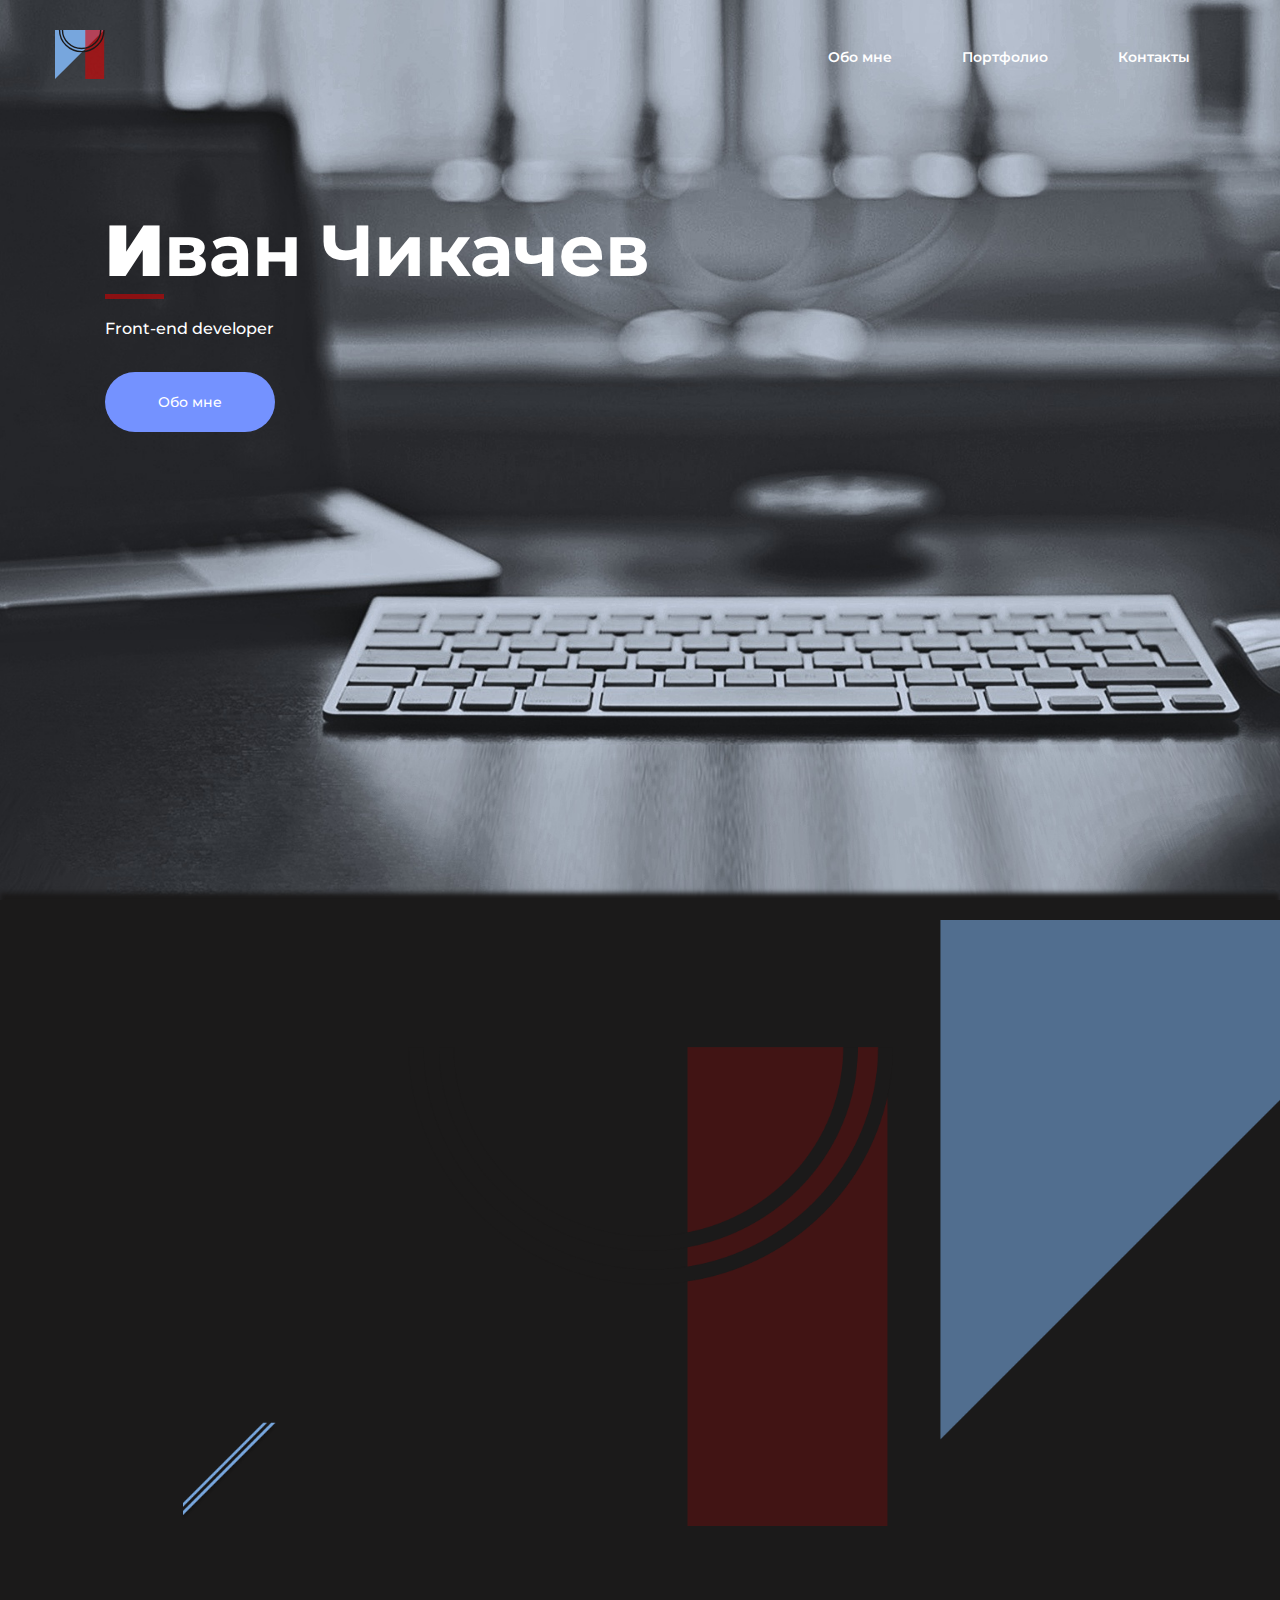
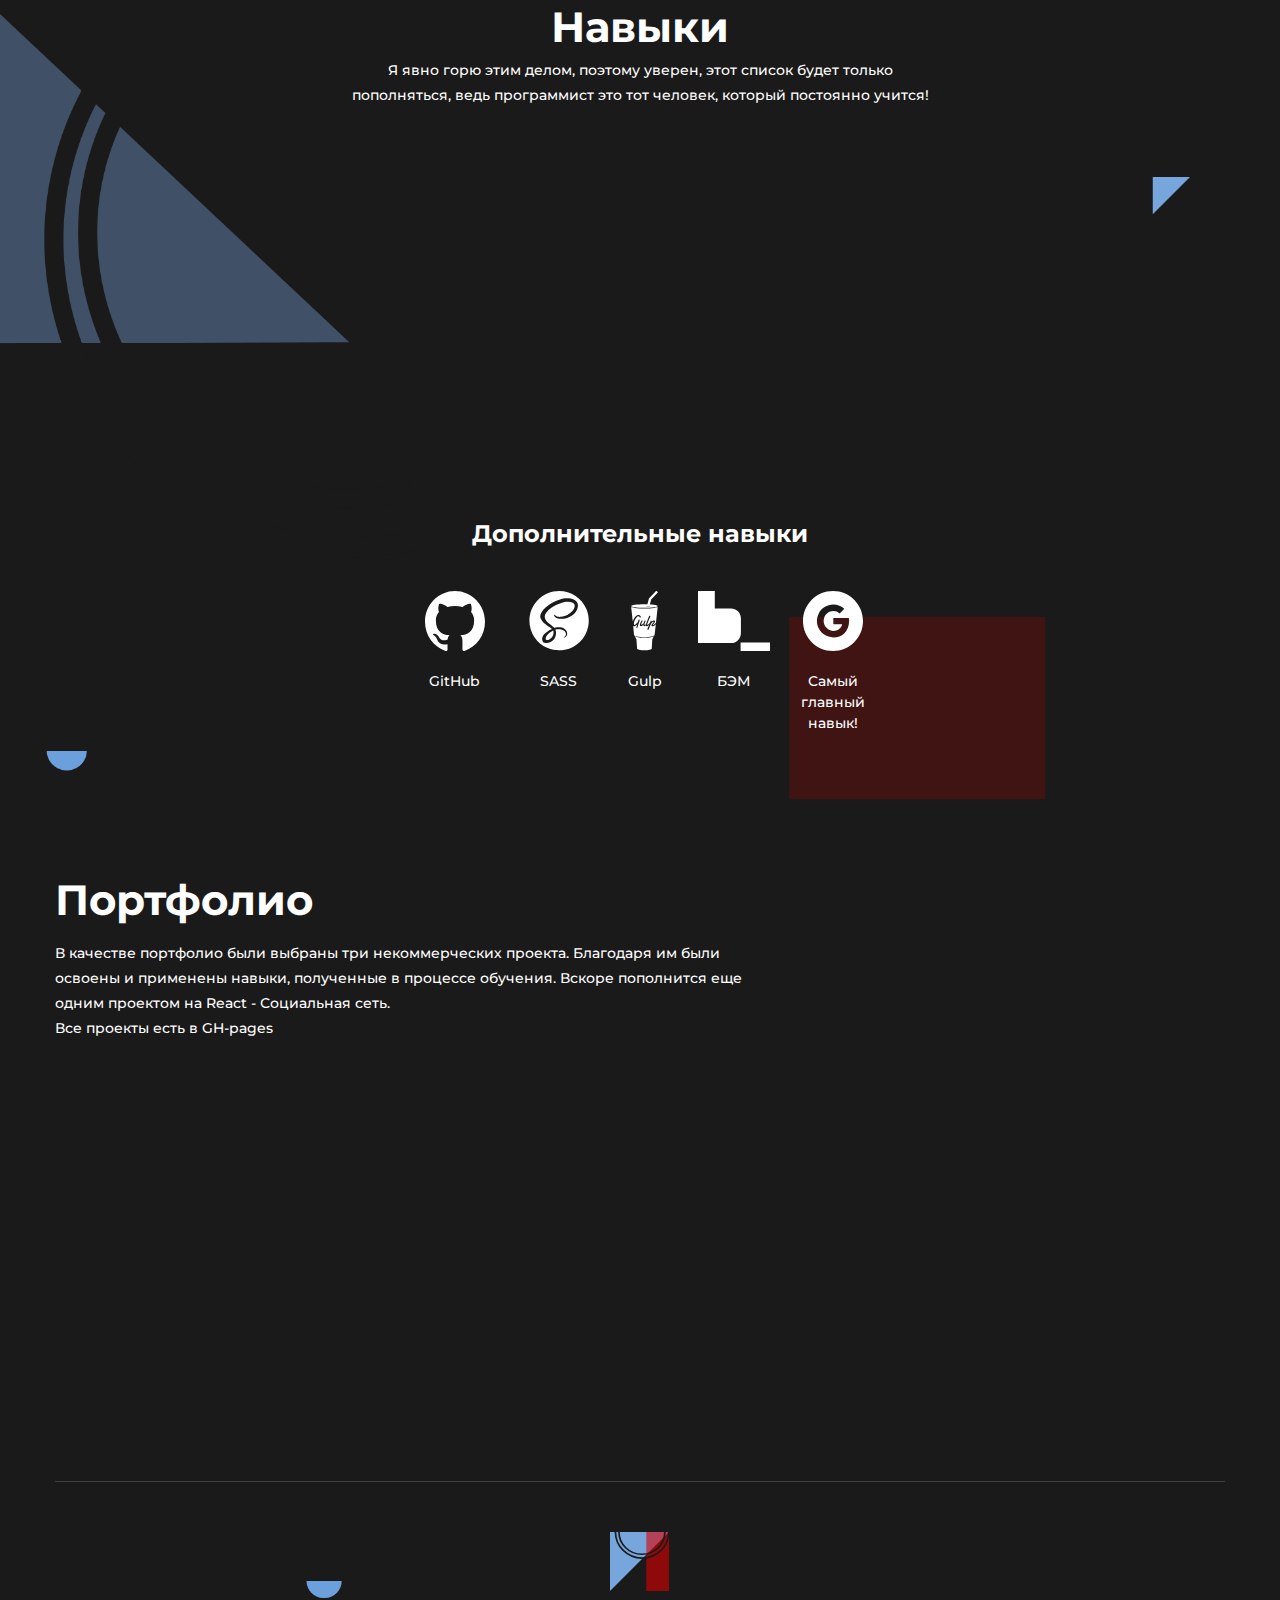
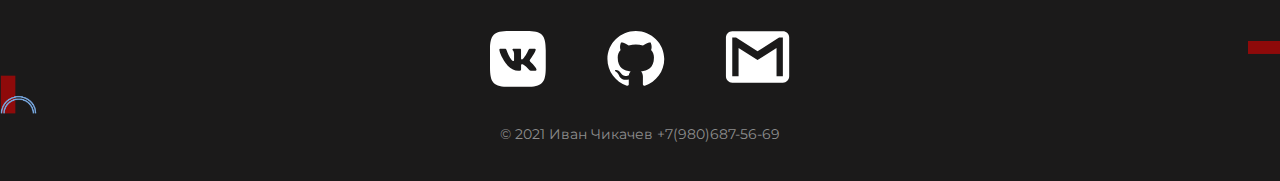
<file: index.html>
<!DOCTYPE html>
<html lang="ru">
  <head>
    <meta charset="UTF-8" />
    <meta name="viewport" content="width=device-width, initial-scale=1" />
    <title>Портфолио</title>
    <link rel='icon' href='./img/logo.svg' type='image/x-icon'>
    <script src="script.js" defer></script>
    <link rel="preconnect" href="https://fonts.gstatic.com" />
    <link rel="preconnect" href="https://fonts.gstatic.com" />
    <link
      href="https://fonts.googleapis.com/css2?family=Montserrat:wght@500;600;700&display=swap"
      rel="stylesheet"
    />

    <link rel="stylesheet" href="scss/style.css" />
  </head>

  <body>
    <div class="wrapper">

  <!---------------header--------------->

      <div class="first-scrin">
        <header id="header" class="header">
          <div class="container">
            <div class="header-body">
              <div class="header-body__logo">
                <a href="" class=""><img src="img/logo.svg" alt=""/></a>
              </div>
              <div class="header-body__menu menu">
                <nav class="menu__nav nav">
                  <a class="nav__item" href="#about-me">Обо мне</a>
                  <a class="nav__item" href="#portfolio">Портфолио</a>
                  <a class="nav__item" href="#popup">Контакты</a>
                </nav>
              </div>
            </div>
          </div>
        </header>

    <!---------------contact--------------->

        <div id="popup" class="popup">
          <a href="#header" class="popup__area"></a>
          <div class="popup__body">
            <div class="popup__content">
              <a href="#header" class="popup__close"><img src="img/cross.png" alt=""></a>
              <div class="popup__title">Контакты</div>
              <div class="popup__text">
                <table>
                  <tr><td class="phone">Номер телефона:</td><td>+7 980 687 56 69</td></tr>
                  <tr><td class="mail">E-mail:</td><td>ivan-chikachev@mail.ru</td></tr>
                  <tr><td class="vk">VK:</td><td><a href="https://vk.com/ivan_chikachev">vk.com/ivan-chikachev</a></td></tr>
                  <tr><td class="whats">WhatsApp:</td><td>+7 980 687 56 69</td></tr>
                  <tr><td class="tg">Telegram:</td><td>+7 980 687 56 69</td></tr>
                </table>
              </div>
            </div>
          </div>
        </div>


    <!---------------intro block--------------->

        <div class="container">
          <div class="intro-block">
            <div class="intro-block_item _active">
              <h1><b>И</b>ван Чикачев</h1>
            </div>
            <div class="intro-block_item"><span>Front-end developer</span></div>
            <div class="intro-block_item">
              <a href="#about-me" class=" btn">Обо мне</a>
            </div>
          </div>
        </div>
      </div>

     <!---------------About me--------------->

      <div id="about-me" class="second-scrin">
        <div class="container">
          <div class="about-me">
            <div class="about-me__text _anim _anim-no">
              <h3><b>О</b>бо мне</h3>
              <p>
                Меня зовут Иван, мне 23 года, работаю и проживаю в Москве.
              </p>
              <p>
                После обучения в университете по направлению
                "Бизнес-информатика", отслужив в армии, в продолжении выбранной
                професии, начал активно заниматься самообучением в области IT, и
                программированием в частности. В настоящее время трачу все свое
                свободное время на обучение. Мне нравится преодолевать
                трудности, и решать задачи нестандартным способом. </p>
              <p>
                В школьные годы и в университете занимался футболом. Умею работать в команде. 
                Считаю себя хорошим товарищем, который всегда готов прийти на помощь.
              </p>
              <p>
                Имею огромное желание развиваться в области IT, постоянно
                изучать что-то новое.
              </p>
              <p>
                Свое будущее вижу именно в этом направлении. Уверен, что добьюсь успеха, и стану восстребованым разработчиком!
              </p>
            </div>
            <div class="about-me__photo _anim _anim-no">
              <img src="./img/photo.png" alt="" />
            </div>
          </div>
        </div>
      </div>

     <!--------------- skills--------------->

      <div class="three-scrin">
        <div class="container">
          <div class="skills">
            <div class="skills__name">
              <h3>Навыки</h3>
              <p>
                Я явно горю этим делом, поэтому уверен, этот список будет только
                пополняться, ведь программист это тот человек, который постоянно
                учится!
              </p>
            </div>
            <div class="skills__tool tool">
              <div class="tool__element element _anim _anim-no">
                <div class="element__item js"><h5>JavaScript</h5></div>
                Уровень владения 60%
                <hr> Владею базовыми знаниями: основная логика,
                анимация сайта, знаком с промисами, замыканиями
              </div>
              <div class="tool__element element _anim _anim-no">
                <div class="element__item react"><h5>React</h5></div>
                Уровень владения 80%
                <hr> Понимаю основные архитектурные принципы
                проектов. Умею применять библиотеку Redux
              </div>
              <div class="tool__element element _anim _anim-no">
                <div class="element__item html"><h5>HTML</h5></div>
                Уровень владения 80%
                <hr> Семантическая верстка, блочная верстка,
                методолгия БЭМ
              </div>
              <div class="tool__element element _anim _anim-no">
                <div class="element__item css"><h5>CSS</h5></div>
                Уровень владения 80%
                <hr> Препроцессор SCSS, адаптивная верстка,
                анимация, есть чувство стиля
              </div>
            </div>
            <div class="skills__programm programm">
              <h3>Дополнительные навыки</h3>
              <div class="programm__logo logo">
                <div class="logo__item">
                  <img src="img/git.svg" alt="" /><span>GitHub</span>
                </div>
                <div class="logo__item ">
                  <img src="img/scss.svg" alt="" /><span>SASS</span>
                </div>
                <div class="logo__item ">
                  <img src="img/gulp.svg" alt="" /><span>Gulp</span>
                </div>
                <div class="logo__item">
                  <img src="img/bem.svg" alt="" /><span>БЭМ</span>
                </div>
                <div class="logo__item">
                  <img src="img/google.svg" alt="" /><span>Самый главный навык!</span>
                </div>
              </div>
            </div>
          </div>
        </div>
      </div>

      <!--------------- portfolio--------------->

      <div id="portfolio" class="four-scrin">
        <div class="container">
          <div class="portfolio">
            <div class="portfolio__name">
              <h3>Портфолио</h3>
              <p>
                В качестве портфолио были выбраны три некоммерческих проекта.
                Благодаря им были освоены и применены навыки, полученные в
                процессе обучения. Вскоре пополнится еще одним проектом на React
                - Социальная сеть. 
              </p>
              <p>Все проекты есть в GH-pages</p>
            </div>
            <div class="portfolio__works works">
              <div class="view view-mask works__items mu _anim _anim-no">
                <div class="mask">
                  <h2>
                    <a class="link" href="https://ivan-chikachev.github.io/munutd-news/">Сайт ФК МЮ</a>
                  </h2>
                  <p>Одна рабочая ссылка "News".</p>
                  <p>
                    Было применено: адаптивная верстка, бургер-меню, верстка с
                    помощью SCSS, БЭМ, FlexBox
                  </p>
                  <p><a href="https://github.com/Ivan-Chikachev/munutd-news" class="link">Репозиторий</a></p>
                </div>
              </div>
              <div class="view view-mask works__items table _anim _anim-no">
                <div class="mask">
                  <h2><a class="link" href="https://ivan-chikachev.github.io/table/">React-app Таблица</a></h2>
                  <p>Тестовое задание на позицию junior-developer</p>
                  <p>
                    Была создана таблица с запросом на пользователей. Таблица
                    имеет различный функционал
                  </p>
                  <p><a href="https://github.com/Ivan-Chikachev/table" class="link">Репозиторий</a></p>
                  <p>
                    ТЗ и более подробно о задании можно прочитать нажав на
                    кнопку
                  </p>
                  <a href="table.html" class="btn-2">Подробнее</a>
                </div>
              </div>
              <div class="view view-mask works__items tetris _anim _anim-no">
                <div class="mask">
                  <h2><a class="link" href=" https://ivan-chikachev.github.io/tetris/">Тетрис</a></h2>
                  <p>Игра на JavaScript</p>
                  <p>Был использован нативный JS</p>
                  <p>Верстка по макету</p>
                  <p><a href="https://github.com/Ivan-Chikachev/tetris" class="link">Репозиторий</a></p>
                </div>
              </div>
            </div>
          </div>
        </div>
      </div>

     <!--------------- footer--------------->

      <div class="five-scrin">
        <div class="container">
          <footer class="footer">
            <div class="footer__logo">
              <a href="#"><img src="./img/logo.svg" alt=""/></a>
            </div>
            <div class="footer__contact contact">
              <a href="https://vk.com/ivan_chikachev" class="contact__item">
                <img src="./img/vk.svg" alt=""/>
            </a>
              <a href="https://github.com/Ivan-Chikachev" class="contact__item">
                <img src="./img/git2.svg" alt=""/>
              </a>
              <a href="mailto:ivan-chikachev@mail.ru" class="contact__item"  title="Написать на почту">
                <img src="./img/mail.svg" alt=""/>
              </a>
            </div>
            <div class="footer__about">
              © 2021 Иван Чикачев +7(980)687-56-69
            </div>
          </footer>
        </div>
      </div>
    </div>
  </body>
</html>
</file>
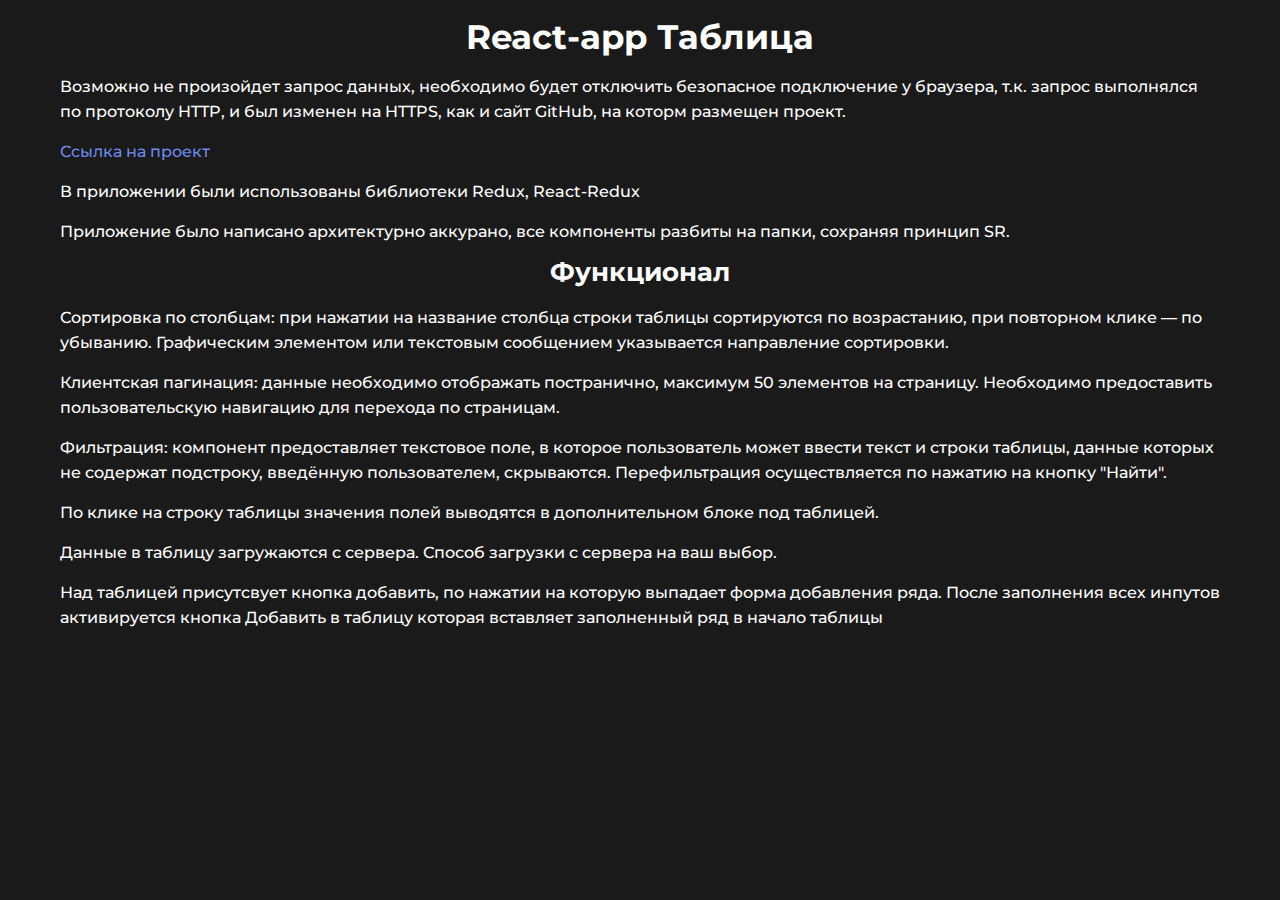
<file: table.html>
<!DOCTYPE html>
<html lang="ru">
  <head>
    <meta charset="UTF-8" />
    <meta name="viewport" content="width=device-width, initial-scale=1" />
    <title>Таблица</title>
    <link rel="icon" href="./img/logo.png" type="image/x-icon" />
    <script src="script.js" defer></script>
    <link rel="preconnect" href="https://fonts.gstatic.com" />
    <link rel="preconnect" href="https://fonts.gstatic.com" />
    <link
      href="https://fonts.googleapis.com/css2?family=Montserrat:wght@500;600;700&display=swap"
      rel="stylesheet"
    />

    <link rel="stylesheet" href="css/style.css" />
  </head>

  <body>
    <div class="wrapper">
      <div class="container">
        <div class="about-table">
          <h2>React-app Таблица</h2>
          <p>
            Возможно не произойдет запрос данных, необходимо будет отключить
            безопасное подключение у браузера, т.к. запрос выполнялся по
            протоколу HTTP, и был изменен на HTTPS, как и сайт GitHub, на которм
            размещен проект.
          </p>

          <p>
            <a class="link" href="https://ivan-chikachev.github.io/table/">Ссылка на проект</a>
          </p>

          <p>В приложении были использованы библиотеки Redux, React-Redux</p>
          <p>
            Приложение было написано архитектурно аккурано, все компоненты
            разбиты на папки, сохраняя принцип SR.
          </p>
          <h4>Функционал</h4>
          <p>
            Сортировка по столбцам: при нажатии на название столбца строки
            таблицы сортируются по возрастанию, при повторном клике — по
            убыванию. Графическим элементом или текстовым сообщением указывается
            направление сортировки.
          </p>
          <p>
            Клиентская пагинация: данные необходимо отображать постранично,
            максимум 50 элементов на страницу. Необходимо предоставить
            пользовательскую навигацию для перехода по страницам.
          </p>
          <p>
            Фильтрация: компонент предоставляет текстовое поле, в которое
            пользователь может ввести текст и строки таблицы, данные которых не
            содержат подстроку, введённую пользователем, скрываются.
            Перефильтрация осуществляется по нажатию на кнопку "Найти".
          </p>

          <p>
            По клике на строку таблицы значения полей выводятся в дополнительном
            блоке под таблицей.
          </p>
          <p>
            Данные в таблицу загружаются с сервера. Способ загрузки с сервера на
            ваш выбор.
          </p>
          <p>
            Над таблицей присутсвует кнопка добавить, по нажатии на которую
            выпадает форма добавления ряда. После заполнения всех инпутов
            активируется кнопка Добавить в таблицу которая вставляет заполненный
            ряд в начало таблицы
          </p>
        </div>
      </div>
    </div>
  </body>
</html>
</file>
<file: scss/style.css>
@charset "UTF-8";
/*Обнуление*/
* {
  padding: 0;
  margin: 0;
  border: 0; }

*,
*:before,
*:after {
  -moz-box-sizing: border-box;
  -webkit-box-sizing: border-box;
  box-sizing: border-box; }

:focus,
:active {
  outline: none; }

a:focus,
a:active {
  outline: none; }

nav,
footer,
header,
aside {
  display: block; }

html,
body {
  height: 100%;
  width: 100%;
  font-size: 100%;
  line-height: 1;
  font-size: 14px;
  -ms-text-size-adjust: 100%;
  -moz-text-size-adjust: 100%;
  -webkit-text-size-adjust: 100%; }

input,
button,
textarea {
  font-family: inherit; }

input::-ms-clear {
  display: none; }

button {
  cursor: pointer; }

button::-moz-focus-inner {
  padding: 0;
  border: 0; }

a,
a:visited {
  text-decoration: none; }

a:hover {
  text-decoration: none; }

ul li {
  list-style: none; }

img {
  vertical-align: top; }

h1,
h2,
h3,
h4,
h5,
h6 {
  font-size: inherit;
  font-weight: 400; }

.btn {
  overflow: hidden;
  position: relative;
  display: inline-block;
  border: 0;
  cursor: pointer;
  text-decoration: none;
  padding: 23px 53px;
  border-radius: 30px;
  color: white;
  background-color: #7492ff;
  transition: .2s; }
  .btn span {
    position: relative;
    pointer-events: none; }
  .btn:hover {
    background-color: #1b1a1a;
    transition: .2s;
    box-shadow: 0 0 5px rgba(116, 146, 255, 0.644); }
  .btn::before {
    --size: 0;
    content: '';
    position: absolute;
    left: var(--x);
    top: var(--y);
    width: var(--size);
    height: var(--size);
    background: radial-gradient(circle closest-side, #7492ff, transparent);
    transform: translate(-50%, -50%);
    transition: width .2s ease, height .2s ease; }
  .btn:hover::before {
    --size: 150px; }

.btn-2 {
  overflow: hidden;
  display: inline-block;
  border: 0;
  cursor: pointer;
  text-decoration: none;
  padding: 15px 40px;
  border-radius: 30px;
  color: white;
  background-color: #7492ff; }
  .btn-2:hover {
    background-color: #1b1a1a;
    transition: .2s;
    box-shadow: 0 0 5px rgba(116, 146, 255, 0.644); }

.wrapper {
  min-width: 300px;
  width: 100%;
  min-height: 100%;
  overflow: hidden;
  display: flex;
  flex-direction: column; }

.container {
  max-width: 1170px;
  width: 100%;
  margin: 0 auto; }
  @media (max-width: 1182px) {
    .container {
      max-width: 970px; } }
  @media (max-width: 992.98px) {
    .container {
      max-width: 750px; } }
  @media (max-width: 767.98px) {
    .container {
      max-width: 550px;
      padding: 0 10px; } }

* {
  color: white; }

body,
html {
  font-weight: 500;
  font-family: 'Montserrat', sans-serif;
  font-size: 14px;
  background-color: #1b1a1a; }

.first-scrin {
  background: #1b1a1a url("../img/title.jpg") fixed;
  background-size: cover;
  width: 100%;
  height: 100vh; }
  @media (max-width: 767.98px) {
    .first-scrin {
      height: 100vh; } }

.second-scrin {
  padding: 80px 0 0;
  background: #1b1a1a url("../img/blue.png") no-repeat 180px 20px;
  background-size: cover;
  box-shadow: 0 -7px 5px #1b1a1a; }
  @media (max-width: 1182px) {
    .second-scrin {
      background-position: 50px 0; } }
  @media (max-width: 992.98px) {
    .second-scrin {
      background-position: -80px 0; } }
  @media (max-width: 767.98px) {
    .second-scrin {
      background-position: -700px 170px; } }

.three-scrin {
  background: #1b1a1a url("../img/skills.png") no-repeat -90px 80px;
  background-size: cover;
  padding: 80px 0 0; }

.four-scrin {
  background: #1b1a1a url("../img/portfolio.png") no-repeat -100px;
  background-size: cover;
  padding: 80px 0 0; }
  @media (max-width: 1182px) {
    .four-scrin {
      background-position: -400px; } }
  @media (max-width: 992.98px) {
    .four-scrin {
      background-position: -500px; } }

.five-scrin {
  background: #1b1a1a url("../img/footer.png") no-repeat 0px 100px;
  background-size: cover; }
  @media (max-width: 767.98px) {
    .five-scrin {
      background: #1b1a1a; } }

.header {
  height: 120px; }
  @media (max-width: 767.98px) {
    .header {
      height: 80px; } }

.header-body {
  display: flex;
  justify-content: space-between; }
  .header-body__logo {
    margin: 30px 0 0; }
    .header-body__logo a img {
      width: 50px; }
      @media (max-width: 767.98px) {
        .header-body__logo a img {
          width: 40px; } }
  .header-body .nav {
    display: flex;
    justify-content: space-around;
    margin: 45px 0; }
    .header-body .nav__item {
      font-weight: 600;
      margin: 0 35px;
      padding: 5px 0;
      transition: width .2s ease-in-out; }
      .header-body .nav__item:after {
        margin: 3px 0 0;
        background-color: #680f0f;
        display: block;
        content: "";
        height: 3px;
        width: 0%;
        -webkit-transition: width .2s ease-in-out;
        -moz--transition: width .2s ease-in-out;
        transition: width .2s ease-in-out; }
      .header-body .nav__item:hover:after, .header-body .nav__item:focus:after {
        width: 100%; }
      @media (max-width: 767.98px) {
        .header-body .nav__item {
          margin: 0 15px;
          font-size: 12px; } }

.header-fixed {
  height: 60px;
  width: 100%;
  position: fixed;
  background-color: #1b1a1a;
  box-shadow: 0 0px 5px 0 rgba(138, 138, 138, 0.267);
  z-index: 1; }
  .header-fixed .nav {
    margin: 20px 0 0; }
  .header-fixed .header-body__logo {
    margin: 7px 0 0; }

.popup {
  z-index: 1;
  position: fixed;
  width: 100%;
  height: 100%;
  background: rgba(102, 102, 102, 0.66);
  top: 0;
  left: 0;
  opacity: 0;
  visibility: hidden;
  transition: all 0.8s ease 0s; }
  .popup__body {
    min-height: 100%;
    display: flex;
    align-items: center;
    justify-content: center;
    padding: 70px 20px; }
    @media (max-width: 767.98px) {
      .popup__body {
        padding: 70px 15px; } }
  .popup__content {
    background: #1b1a1a;
    color: white;
    min-width: 550px;
    max-width: 800px;
    min-height: 350px;
    padding: 30px 40px;
    position: relative;
    transform: perspective(600px) translate(0px, -100%) rotateX(45deg);
    opacity: 0;
    transition: all 0.7s ease 0s;
    box-shadow: 5px 5px 10px black; }
    @media (max-width: 767.98px) {
      .popup__content {
        min-width: 300px;
        padding: 20px 10px; } }
  .popup__close {
    position: absolute;
    right: 17px;
    top: 17px; }
  .popup__title {
    font-size: 32px;
    margin: 0 0 20px 0px; }
    @media (max-width: 767.98px) {
      .popup__title {
        margin: 0 0 15px 5px; } }
  .popup__text table tr td {
    padding: 10px 10px 10px 33px; }
    @media (max-width: 767.98px) {
      .popup__text table tr td {
        padding: 10px 0px 10px 5px; } }
  .popup__area {
    cursor: default;
    position: absolute;
    width: 100%;
    height: 100%;
    top: 0;
    right: 0; }
  .popup:target {
    opacity: 1;
    visibility: visible; }
  .popup:target .popup__content {
    transform: perspective(600px) translate(0px, 0%) rotateX(0deg);
    opacity: 1; }
  .popup .vk {
    padding: 0 0 0 33px;
    background: url(../img/vk2.png) no-repeat 0 3px; }
  .popup .tg {
    padding: 0 0 0 33px;
    background: url(../img/tg.png) no-repeat 0 3px; }
  .popup .whats {
    padding: 0 0 0 33px;
    background: url(../img/whats.png) no-repeat 0 3px; }
  .popup .phone {
    padding: 0 0 0 33px;
    background: url(../img/phone.png) no-repeat 0 3px; }
  .popup .mail {
    padding: 0 0 0 33px;
    background: url(../img/mail.png) no-repeat 0 3px; }

.intro-block {
  margin: 80px 10px 10px 50px; }
  @media (max-width: 767.98px) {
    .intro-block {
      margin: 120px 10px 10px 10px; } }
  .intro-block_item h1 {
    line-height: 1.4;
    font-size: 72px;
    font-weight: 700;
    margin: 0 0 20px; }
    @media (max-width: 767.98px) {
      .intro-block_item h1 {
        font-size: 50px; } }
  .intro-block_item span {
    font-weight: 500;
    font-size: 16px; }
  .intro-block_item a {
    margin: 35px 0 0; }
  .intro-block_item b {
    border-bottom: 5px solid rgba(220, 0, 0, 0.555); }

.about-me {
  display: flex;
  justify-content: space-between; }
  @media (max-width: 767.98px) {
    .about-me {
      flex-direction: column;
      justify-content: space-around; } }
  .about-me h3 {
    font-size: 42px;
    font-weight: 700;
    line-height: 1;
    text-align: left;
    margin: 0 0 30px; }
    .about-me h3 b {
      border-bottom: 5px solid rgba(220, 0, 0, 0.555); }
    @media (max-width: 767.98px) {
      .about-me h3 {
        font-size: 38px; } }
  .about-me__text {
    opacity: 0;
    transform: translate(-120%, 0px);
    transition: .8s;
    margin: 5px 20px 5px 5px;
    width: 45%; }
    @media (max-width: 992.98px) {
      .about-me__text {
        margin: 5px 10px 5px 5px; } }
    @media (max-width: 767.98px) {
      .about-me__text {
        margin: 5px;
        width: 100%; } }
    .about-me__text p {
      font-size: 16px;
      line-height: 25px;
      margin: 0 0 12px; }
      @media (max-width: 992.98px) {
        .about-me__text p {
          font-size: 14px;
          line-height: 20px; } }
  .about-me__text._active {
    opacity: 1;
    transform: translate(0px, 0px);
    transition: .8s; }
  .about-me__photo {
    opacity: 0;
    transform: translate(120%, 0px);
    transition: .8s;
    width: 40%;
    background: #1b1b1b; }
    .about-me__photo img {
      opacity: .5;
      width: 100%;
      box-shadow: 5px 5px 10px rgba(0, 0, 0, 0.726); }
    @media (max-width: 992.98px) {
      .about-me__photo {
        width: 50%; } }
    @media (max-width: 767.98px) {
      .about-me__photo {
        width: 80%;
        margin: 10px 20px 10px 5px; } }
  .about-me__photo._active {
    opacity: 1;
    transform: translate(0px, 0px);
    transition: .8s; }

.skills {
  text-align: center; }
  .skills__name {
    margin: 0 0 60px; }
    .skills__name h3 {
      font-size: 42px;
      font-weight: 700;
      margin: 0 0 10px; }
      @media (max-width: 767.98px) {
        .skills__name h3 {
          font-size: 38px; } }
    .skills__name p {
      line-height: 25px;
      width: 600px;
      margin: 0 auto; }
      @media (max-width: 767.98px) {
        .skills__name p {
          width: 85%;
          margin: 0 auto; } }
    @media (max-width: 767.98px) {
      .skills__name {
        margin: 0 0 30px; } }
  .skills__tool {
    font-weight: 500;
    line-height: 24px;
    text-align: center;
    display: flex;
    justify-content: space-around; }
    @media (max-width: 767.98px) {
      .skills__tool {
        justify-content: space-around;
        flex-direction: column;
        width: 80%;
        margin: 0 auto; } }
  .skills .programm {
    width: 500px;
    margin: 40px auto;
    padding: 20px 10px; }
    .skills .programm h3 {
      font-size: 24px;
      font-weight: 700;
      margin: 0 0 40px; }
    .skills .programm .logo {
      display: flex;
      justify-content: space-between; }
      .skills .programm .logo__item {
        margin: 5px 15px; }
        .skills .programm .logo__item img {
          height: 60px;
          margin: 0 0 20px; }
          @media (max-width: 767.98px) {
            .skills .programm .logo__item img {
              height: 37px; } }
        .skills .programm .logo__item span {
          line-height: 1.5; }
        .skills .programm .logo__item:last-child {
          width: 70px; }
        @media (max-width: 767.98px) {
          .skills .programm .logo__item {
            width: 50px;
            margin: 5px 2px; } }
    @media (max-width: 767.98px) {
      .skills .programm {
        width: 320px;
        margin: 50px auto 30px;
        padding: 20px 5px; } }
  .skills .js {
    background: url("../img/js.svg") top center no-repeat; }
  .skills .react {
    background: url("../img/react.svg") top center no-repeat; }
  .skills .css {
    background: url("../img/css.svg") top center no-repeat; }
  .skills .html {
    background: url("../img/html.svg") top center no-repeat; }

.element {
  margin: 0 30px; }
  .element__item {
    width: 240px;
    text-align: center;
    border-bottom: 5px solid rgba(220, 0, 0, 0.6);
    padding: 85px 0 40px;
    margin: 0 0 20px; }
    .element__item h5 {
      font-weight: 700;
      font-size: 24px; }
    @media (max-width: 1182px) {
      .element__item {
        width: 195px; } }
    @media (max-width: 992.98px) {
      .element__item {
        width: 178px; } }
    @media (max-width: 767.98px) {
      .element__item {
        width: 150px;
        margin: 15px auto; } }
  @media (max-width: 1182px) {
    .element {
      margin: 20px; } }
  @media (max-width: 992.98px) {
    .element {
      margin: 8px; } }
  @media (max-width: 767.98px) {
    .element {
      margin: 10px 3px; } }

.element:nth-child(1) {
  opacity: 0;
  transform: translate(-160%, 0px);
  transition: 1s; }

.element:nth-child(2) {
  opacity: 0;
  transform: translate(-130%, 0px);
  transition: .5s; }

.element:nth-child(3) {
  opacity: 0;
  transform: translate(130%, 0px);
  transition: .5s; }

.element:nth-child(4) {
  opacity: 0;
  transform: translate(160%, 0px);
  transition: 1s; }

.element:nth-child(1)._active {
  opacity: 1;
  transform: translate(0px, 0px); }

.element:nth-child(2)._active {
  opacity: 1;
  transform: translate(0px, 0px); }

.element:nth-child(3)._active {
  opacity: 1;
  transform: translate(0px, 0px); }

.element:nth-child(4)._active {
  opacity: 1;
  transform: translate(0px, 0px); }

.portfolio {
  margin: 0px 0 50px; }
  .portfolio__name h3 {
    font-size: 42px;
    font-weight: 700;
    margin: 0 0 20px; }
    @media (max-width: 767.98px) {
      .portfolio__name h3 {
        text-align: center; } }
  .portfolio__name p {
    line-height: 25px;
    width: 700px; }
    @media (max-width: 767.98px) {
      .portfolio__name p {
        width: 100%;
        margin: 5px;
        text-align: center;
        line-height: 20px; } }
  .portfolio__works {
    margin: 10px 0 0;
    text-align: center;
    display: flex;
    justify-content: space-between; }
    @media (max-width: 767.98px) {
      .portfolio__works {
        flex-direction: column; } }

.mu {
  opacity: 0;
  transform: translate(200%, 0px);
  transition: 1s;
  background: url("../img/mu.png") no-repeat center; }

.table {
  opacity: 0;
  transform: translate(200%, 0px);
  transition: 1.6s;
  background: url("../img/table.png") no-repeat center; }

.tetris {
  opacity: 0;
  transform: translate(200%, 0px);
  transition: 2.2s;
  background: url("../img/tetris2.png") no-repeat center; }

.mu._active {
  opacity: 1;
  transform: translate(0px, 0px); }

.table._active {
  opacity: 1;
  transform: translate(0px, 0px); }

.tetris._active {
  opacity: 1;
  transform: translate(0px, 0px); }

.view {
  border-radius: 15px;
  width: 380px;
  height: 380px;
  overflow: hidden;
  position: relative;
  text-align: center;
  cursor: default;
  background-size: cover; }
  .view .mask,
  .view .content {
    width: 380px;
    height: 380px;
    position: absolute;
    overflow: hidden;
    top: 0;
    left: 0; }
    @media (max-width: 1182px) {
      .view .mask,
      .view .content {
        width: 315px; } }
    @media (max-width: 992.98px) {
      .view .mask,
      .view .content {
        width: 245px;
        height: 330px; } }
    @media (max-width: 767.98px) {
      .view .mask,
      .view .content {
        width: 100%;
        height: 500px; } }
  .view img {
    display: block;
    position: relative; }
  .view h2 {
    color: #fff;
    text-align: center;
    position: relative;
    font-size: 17px;
    padding: 10px;
    background: rgba(0, 0, 0, 0.8);
    margin: 20px 0 0 0; }
  .view p {
    font-size: 14px;
    position: relative;
    color: #fff;
    padding: 10px 15px 7px;
    text-align: center;
    line-height: 25px; }
    @media (max-width: 992.98px) {
      .view p {
        line-height: 17px;
        padding: 6px; } }
    @media (max-width: 767.98px) {
      .view p {
        line-height: 25px;
        padding: 10px 20px 10px; } }
  @media (max-width: 1182px) {
    .view {
      width: 315px; } }
  @media (max-width: 992.98px) {
    .view {
      width: 245px;
      height: 330px; } }
  @media (max-width: 767.98px) {
    .view {
      width: 98%;
      height: 500px;
      margin: 5px; } }

.view-mask .mask {
  border-radius: 15px;
  opacity: 0;
  background-color: rgba(8, 11, 19, 0.884);
  transition: all 0.4s ease-in-out; }
.view-mask h2 {
  transform: translateY(-100px);
  opacity: 0;
  transition: all 0.2s ease-in-out; }
.view-mask p {
  transform: translateY(100px);
  opacity: 0;
  transition: all 0.2s linear; }
.view-mask p {
  transform: translateY(100px);
  opacity: 0;
  transition: all 0.2s linear; }
.view-mask a {
  transform: translateY(340px);
  opacity: 0;
  transition: all 0.5s linear; }
.view-mask:hover h2,
.view-mask:hover p,
.view-mask:hover a {
  opacity: 1;
  transform: translateX(0px); }
.view-mask:hover p {
  transition-delay: 0.2s; }
.view-mask:hover .mask {
  opacity: 1; }

.link {
  color: rgba(116, 146, 255, 0.945); }

.footer {
  padding: 10px;
  border-top: 1px solid rgba(63, 63, 63, 0.993);
  margin-top: auto;
  height: 100%; }
  .footer__logo {
    width: 60px;
    margin: 40px auto; }
    .footer__logo a img {
      width: 60px; }
  .footer__contact {
    max-width: 300px;
    margin: 20px auto;
    display: flex;
    justify-content: space-between; }
    .footer__contact__item {
      margin: 1000px; }
      @media (max-width: 767.98px) {
        .footer__contact__item img {
          width: 10px; } }
  .footer__about {
    margin: 40px 0 30px 0;
    font-weight: 400;
    text-align: center;
    color: #8d8d8d; }

@media (max-width: 767.98px) {
  .contact__item img {
    width: 45px; } }

.about-table {
  margin: 20px 5px; }
  .about-table h2 {
    margin: 0 0 20px;
    font-size: 34px;
    font-weight: 700;
    text-align: center; }
    @media (max-width: 767.98px) {
      .about-table h2 {
        font-size: 28px; } }
  .about-table p {
    margin: 15px 0px;
    font-size: 16px;
    line-height: 25px; }
    @media (max-width: 767.98px) {
      .about-table p {
        font-size: 14px;
        line-height: 22px; } }
  .about-table h4 {
    margin: 0 0 20px;
    font-size: 26px;
    font-weight: 700;
    text-align: center; }
    @media (max-width: 767.98px) {
      .about-table h4 {
        font-size: 22px; } }
</file>
<file: css/style.css>
@charset "UTF-8";
/*Обнуление*/
* {
  padding: 0;
  margin: 0;
  border: 0;
}

*,
*:before,
*:after {
  box-sizing: border-box;
}

:focus,
:active {
  outline: none;
}

a:focus,
a:active {
  outline: none;
}

nav,
footer,
header,
aside {
  display: block;
}

html,
body {
  height: 100%;
  width: 100%;
  font-size: 100%;
  line-height: 1;
  font-size: 14px;
  -ms-text-size-adjust: 100%;
  -moz-text-size-adjust: 100%;
  -webkit-text-size-adjust: 100%;
}

input,
button,
textarea {
  font-family: inherit;
}

input::-ms-clear {
  display: none;
}

button {
  cursor: pointer;
}

button::-moz-focus-inner {
  padding: 0;
  border: 0;
}

a,
a:visited {
  text-decoration: none;
}

a:hover {
  text-decoration: none;
}

ul li {
  list-style: none;
}

img {
  vertical-align: top;
}

h1,
h2,
h3,
h4,
h5,
h6 {
  font-size: inherit;
  font-weight: 400;
}

.btn {
  overflow: hidden;
  border-radius: 100px;
  position: relative;
  display: inline-block;
  border: 0;
  cursor: pointer;
  text-decoration: none;
  padding: 23px 53px;
  border-radius: 30px;
  color: white;
  background-color: #7492ff;
  transition: 0.2s;
}
.btn span {
  position: relative;
  pointer-events: none;
}
.btn:hover {
  background-color: #1b1a1a;
  transition: 0.2s;
  box-shadow: 0 0 5px rgba(116, 146, 255, 0.644);
}
.btn::before {
  --size: 0;
  content: "";
  position: absolute;
  left: var(--x);
  top: var(--y);
  width: var(--size);
  height: var(--size);
  background: radial-gradient(circle closest-side, #7492ff, transparent);
  transform: translate(-50%, -50%);
  transition: width 0.2s ease, height 0.2s ease;
}
.btn:hover::before {
  --size: 150px;
}

.btn-2 {
  overflow: hidden;
  border-radius: 100px;
  display: inline-block;
  border: 0;
  cursor: pointer;
  text-decoration: none;
  padding: 15px 40px;
  border-radius: 30px;
  color: white;
  background-color: #7492ff;
}
.btn-2:hover {
  background-color: #1b1a1a;
  transition: 0.2s;
  box-shadow: 0 0 5px rgba(116, 146, 255, 0.644);
}

.wrapper {
  min-width: 300px;
  width: 100%;
  min-height: 100%;
  overflow: hidden;
  display: flex;
  flex-direction: column;
}

.container {
  max-width: 1170px;
  width: 100%;
  margin: 0 auto;
}
@media (max-width: 1182px) {
  .container {
    max-width: 970px;
  }
}
@media (max-width: 992.98px) {
  .container {
    max-width: 750px;
  }
}
@media (max-width: 767.98px) {
  .container {
    max-width: 550px;
    padding: 0 10px;
  }
}

* {
  color: white;
}

body,
html {
  font-weight: 500;
  font-family: "Montserrat", sans-serif;
  font-size: 14px;
  background-color: #1b1a1a;
}

.first-scrin {
  background: #1b1a1a url("../img/header.png") no-repeat;
  background-size: cover;
  height: 650px;
}
@media (max-width: 767.98px) {
  .first-scrin {
    height: 520px;
  }
}

.second-scrin {
  padding: 80px 0 0;
  background: #1b1a1a url("../img/blue.png") no-repeat 180px;
  background-size: cover;
}
@media (max-width: 1182px) {
  .second-scrin {
    background-position: 50px 0;
  }
}
@media (max-width: 992.98px) {
  .second-scrin {
    background-position: -80px 0;
  }
}
@media (max-width: 767.98px) {
  .second-scrin {
    background-position: -700px 170px;
  }
}

.three-scrin {
  background: #1b1a1a url("../img/skills.png") no-repeat -90px 80px;
  background-size: cover;
  padding: 80px 0 0;
}

.four-scrin {
  background: #1b1a1a url("../img/portfolio.png") no-repeat -100px;
  background-size: cover;
  padding: 80px 0 0;
}
@media (max-width: 1182px) {
  .four-scrin {
    background-position: -400px;
  }
}
@media (max-width: 992.98px) {
  .four-scrin {
    background-position: -500px;
  }
}

.five-scrin {
  background: #1b1a1a url("../img/footer.png") no-repeat 0px 100px;
  background-size: cover;
}
@media (max-width: 767.98px) {
  .five-scrin {
    background: #1b1a1a;
  }
}

.header {
  height: 120px;
}
@media (max-width: 767.98px) {
  .header {
    height: 80px;
  }
}

.header-body {
  display: flex;
  justify-content: space-between;
}
.header-body__logo {
  margin: 30px 0 0;
}
.header-body__logo a img {
  width: 50px;
}
@media (max-width: 767.98px) {
  .header-body__logo a img {
    width: 40px;
  }
}
.header-body .nav {
  justify-content: space-around;
  margin: 45px 0;
}
.header-body .nav__item {
  font-weight: 600;
  margin: 35px;
  padding: 5px 0;
  transition: 0.1s;
}
.header-body .nav__item:hover {
  border-bottom: 3px solid #680f0f;
}
@media (max-width: 767.98px) {
  .header-body .nav__item {
    margin: 0 15px;
    font-size: 12px;
  }
}

.header-fixed {
  height: 60px;
  width: 100%;
  position: fixed;
  background-color: #1b1a1a;
  box-shadow: 0 0px 5px 0 rgba(138, 138, 138, 0.267);
  z-index: 1;
}
.header-fixed .nav {
  margin: 24px 0 0;
}
.header-fixed .header-body__logo {
  margin: 7px 0 0;
}

.popup {
  z-index: 1;
  position: fixed;
  width: 100%;
  height: 100%;
  background: rgba(134, 134, 134, 0.78);
  top: 0;
  left: 0;
  opacity: 0;
  visibility: hidden;
  transition: all 0.8s ease 0s;
}
.popup__body {

  min-height: 100%;
  display: flex;
  align-items: center;
  justify-content: center;
  padding: 70px 20px;
}
@media (max-width: 767.98px) {
  .popup__body {
    padding: 70px 15px;
  }
}
.popup__content {
  background: #1b1a1a;
  color: white;
  min-width: 550px;
  max-width: 800px;
  min-height: 350px;
  padding: 30px 40px;
  position: relative;
  transform: perspective(600px) translate(0px, -100%) rotateX(45deg);
  opacity: 0;
  transition: all 0.7s ease 0s;
  box-shadow: 5px 5px 10px black;
}
@media (max-width: 767.98px) {
  .popup__content {
    min-width: 300px;
    padding: 20px 10px;
  }
}
.popup__close {

  position: absolute;
  right: 17px;
  top: 17px;
}
.popup__title {
  font-size: 32px;
  margin: 0 0 20px 0px;
}
@media (max-width: 767.98px) {
  .popup__title {
    margin: 0 0 15px 5px;
  }
}
.popup__text table tr td {
  padding: 10px 10px 10px 33px;
}
@media (max-width: 767.98px) {
  .popup__text table tr td {
    padding: 10px 0px 10px 5px;
  }
}
.popup__area {
  cursor: default;
  position: absolute;
  width: 100%;
  height: 100%;
  top: 0;
  right: 0;
}
.popup:target {

  opacity: 1;
  visibility: visible;
}
.popup:target .popup__content {
  transform: perspective(600px) translate(0px, 0%) rotateX(0deg);
  opacity: 1;
}
.popup .vk {
  padding: 0 0 0 33px;
  background: url(../img/vk2.png) no-repeat 0 3px;
}
.popup .tg {
  padding: 0 0 0 33px;
  background: url(../img/tg.png) no-repeat 0 3px;
}
.popup .whats {
  padding: 0 0 0 33px;
  background: url(../img/whats.png) no-repeat 0 3px;
}
.popup .phone {
  padding: 0 0 0 33px;
  background: url(../img/phone.png) no-repeat 0 3px;
}
.popup .mail {
  padding: 0 0 0 33px;
  background: url(../img/mail.png) no-repeat 0 3px;
}

.intro-block {
  margin: 80px 10px 10px 50px;
}
@media (max-width: 767.98px) {
  .intro-block {
    margin: 120px 10px 10px 10px;
  }
}
.intro-block_item h1 {
  line-height: 1.4;
  font-size: 72px;
  font-weight: 700;
  margin: 0 0 20px;
}
@media (max-width: 767.98px) {
  .intro-block_item h1 {
    font-size: 50px;
  }
}
.intro-block_item span {
  font-weight: 500;
  font-size: 16px;
}
.intro-block_item a {
  margin: 35px 0 0;
}
.intro-block_item b {
  border-bottom: 5px solid rgba(220, 0, 0, 0.555);
}

.about-me {
  display: flex;
  justify-content: space-between;
}
@media (max-width: 767.98px) {
  .about-me {
    flex-direction: column;
    justify-content: space-around;
  }
}
.about-me h3 {
  font-size: 42px;
  font-weight: 700;
  line-height: 1;
  text-align: left;
  margin: 0 0 30px;
}
.about-me h3 b {
  border-bottom: 5px solid rgba(220, 0, 0, 0.555);
}
@media (max-width: 767.98px) {
  .about-me h3 {
    font-size: 38px;
  }
}
.about-me__text {
  margin: 5px 20px 5px 5px;
  width: 45%;
}
@media (max-width: 992.98px) {
  .about-me__text {
    margin: 5px 10px 5px 5px;
  }
}
@media (max-width: 767.98px) {
  .about-me__text {
    margin: 5px;
    width: 100%;
  }
}
.about-me__text p {
  font-size: 16px;
  line-height: 25px;
  margin: 0 0 12px;
}
@media (max-width: 992.98px) {
  .about-me__text p {
    font-size: 14px;
    line-height: 20px;
  }
}
.about-me__photo {
  width: 40%;
  background: #1b1b1b;
}
.about-me__photo img {
  opacity: 0.5;
  width: 100%;
  box-shadow: 5px 5px 10px rgba(0, 0, 0, 0.726);
}
@media (max-width: 992.98px) {
  .about-me__photo {
    width: 50%;
  }
}
@media (max-width: 767.98px) {
  .about-me__photo {
    width: 80%;
    margin: 10px 20px 10px 5px;
  }
}

.skills {
  text-align: center;
}
.skills__name {
  margin: 0 0 60px;
}
.skills__name h3 {
  font-size: 42px;
  font-weight: 700;
  margin: 0 0 10px;
}
@media (max-width: 767.98px) {
  .skills__name h3 {
    font-size: 38px;
  }
}
.skills__name p {
  line-height: 25px;
  width: 600px;
  margin: 0 auto;
}
@media (max-width: 767.98px) {
  .skills__name p {
    width: 85%;
    margin: 0 auto;
  }
}
@media (max-width: 767.98px) {
  .skills__name {
    margin: 0 0 30px;
  }
}
.skills__tool {
  font-weight: 500;
  line-height: 24px;
  text-align: center;
  display: flex;
  justify-content: space-around;
}
@media (max-width: 767.98px) {
  .skills__tool {
    justify-content: space-around;
    flex-direction: column;
    width: 80%;
    margin: 0 auto;
  }
}
.skills .programm {
  width: 500px;
  margin: 40px auto;
  padding: 20px 10px;
}
.skills .programm h3 {
  font-size: 24px;
  font-weight: 700;
  margin: 0 0 40px;
}
.skills .programm .logo {
  display: flex;
  justify-content: space-between;
}
.skills .programm .logo__item {
  margin: 5px 15px;
}
.skills .programm .logo__item img {
  height: 60px;
  margin: 0 0 20px;
}
@media (max-width: 767.98px) {
  .skills .programm .logo__item img {
    height: 37px;
  }
}
.skills .programm .logo__item span {
  line-height: 1.5;
}
.skills .programm .logo__item:last-child {
  width: 70px;
}
@media (max-width: 767.98px) {
  .skills .programm .logo__item {
    width: 50px;
    margin: 5px 2px;
  }
}
@media (max-width: 767.98px) {
  .skills .programm {
    width: 320px;
    margin: 50px auto 30px;
    padding: 20px 5px;
  }
}
.skills .js {
  background: url("../img/js.png") top center no-repeat;
}
.skills .react {
  background: url("../img/react.svg") top center no-repeat;
}
.skills .css {
  background: url("../img/css.png") top center no-repeat;
}
.skills .html {
  background: url("../img/html.png") top center no-repeat;
}

.element {
  margin: 0 30px;
}
.element__item {
  width: 240px;
  text-align: center;
  border-bottom: 5px solid rgba(220, 0, 0, 0.6);
  padding: 85px 0 40px;
  margin: 0 0 20px;
}
.element__item h5 {
  font-weight: 700;
  font-size: 24px;
}
@media (max-width: 1182px) {
  .element__item {
    width: 195px;
  }
}
@media (max-width: 992.98px) {
  .element__item {
    width: 178px;
  }
}
@media (max-width: 767.98px) {
  .element__item {
    width: 150px;
    margin: 15px auto;
  }
}
@media (max-width: 1182px) {
  .element {
    margin: 20px;
  }
}
@media (max-width: 992.98px) {
  .element {
    margin: 8px;
  }
}
@media (max-width: 767.98px) {
  .element {
    margin: 10px 3px;
  }
}

.portfolio {
  margin: 0px 0 50px;
}
.portfolio__name h3 {
  font-size: 42px;
  font-weight: 700;
  margin: 0 0 20px;
}
@media (max-width: 767.98px) {
  .portfolio__name h3 {
    text-align: center;
  }
}
.portfolio__name p {
  line-height: 25px;
  width: 700px;
}
@media (max-width: 767.98px) {
  .portfolio__name p {
    width: 100%;
    margin: 5px;
    text-align: center;
    line-height: 20px;
  }
}
.portfolio__works {
  margin: 10px 0 0;
  text-align: center;
  display: flex;
  justify-content: space-between;
}
@media (max-width: 767.98px) {
  .portfolio__works {
    flex-direction: column;
  }
}

.mu {
  background: url("../img/mu.png") no-repeat center;
}

.table {
  background: url("../img/table.png") no-repeat center;
}

.tetris {
  background: url("../img/tetris2.png") no-repeat center;
}

.view {
  border-radius: 15px;
  width: 380px;
  height: 380px;
  overflow: hidden;
  position: relative;
  text-align: center;
  cursor: default;
  background-size: cover;
}
.view .mask,
.view .content {
  width: 380px;
  height: 380px;
  position: absolute;
  overflow: hidden;
  top: 0;
  left: 0;
}
@media (max-width: 1182px) {
  .view .mask,
.view .content {
    width: 315px;
  }
}
@media (max-width: 992.98px) {
  .view .mask,
.view .content {
    width: 245px;
    height: 330px;
  }
}
@media (max-width: 767.98px) {
  .view .mask,
.view .content {
    width: 100%;
    height: 500px;
  }
}
.view img {
  display: block;
  position: relative;
}
.view h2 {
  color: #fff;
  text-align: center;
  position: relative;
  font-size: 17px;
  padding: 10px;
  background: rgba(0, 0, 0, 0.8);
  margin: 20px 0 0 0;
}
.view p {
  font-size: 14px;
  position: relative;
  color: #fff;
  padding: 10px 15px 7px;
  text-align: center;
  line-height: 25px;
}
@media (max-width: 992.98px) {
  .view p {
    line-height: 17px;
    padding: 6px;
  }
}
@media (max-width: 767.98px) {
  .view p {
    line-height: 25px;
    padding: 10px 20px 10px;
  }
}
@media (max-width: 1182px) {
  .view {
    width: 315px;
  }
}
@media (max-width: 992.98px) {
  .view {
    width: 245px;
    height: 330px;
  }
}
@media (max-width: 767.98px) {
  .view {
    width: 98%;
    height: 500px;
    margin: 5px;
  }
}

.view-mask .mask {
  border-radius: 15px;
  opacity: 0;
  background-color: rgba(8, 11, 19, 0.884);
  transition: all 0.4s ease-in-out;
}
.view-mask h2 {
  transform: translateY(-100px);
  opacity: 0;
  transition: all 0.2s ease-in-out;
}
.view-mask p {
  transform: translateY(100px);
  opacity: 0;
  transition: all 0.2s linear;
}
.view-mask p {
  transform: translateY(100px);
  opacity: 0;
  transition: all 0.2s linear;
}
.view-mask a {
  transform: translateY(340px);
  opacity: 0;
  transition: all 0.3s linear;
}
.view-mask:hover h2,
.view-mask:hover p,
.view-mask:hover a {
  opacity: 1;
  transform: translateX(0px);
}
.view-mask:hover p {
  transition-delay: 0.2s;
}
.view-mask:hover .mask {
  opacity: 1;
}

.link {
  color: rgba(116, 146, 255, 0.945);
}

.footer {
  padding: 10px;
  border-top: 1px solid rgba(63, 63, 63, 0.993);
  margin-top: auto;
  height: 100%;
}
.footer__logo {
  width: 60px;
  margin: 40px auto;
}
.footer__logo a img {
  width: 60px;
}
.footer__contact {
  max-width: 300px;
  margin: 20px auto;
  display: flex;
  justify-content: space-between;
}
.footer__contact__item {
  margin: 1000px;
}
@media (max-width: 767.98px) {
  .footer__contact__item img {
    width: 10px;
  }
}
.footer__about {
  margin: 40px 0 30px 0;
  font-weight: 400;
  text-align: center;
  color: #8d8d8d;
}

@media (max-width: 767.98px) {
  .contact__item img {
    width: 45px;
  }
}

.about-table {
  margin: 20px 5px;
}
.about-table h2 {
  margin: 0 0 20px;
  font-size: 34px;
  font-weight: 700;
  text-align: center;
}
@media (max-width: 767.98px) {
  .about-table h2 {
    font-size: 28px;
  }
}
.about-table p {
  margin: 15px 0px;
  font-size: 16px;
  line-height: 25px;
}
@media (max-width: 767.98px) {
  .about-table p {
    font-size: 14px;
    line-height: 22px;
  }
}
.about-table h4 {
  margin: 0 0 20px;
  font-size: 26px;
  font-weight: 700;
  text-align: center;
}
@media (max-width: 767.98px) {
  .about-table h4 {
    font-size: 22px;
  }
}
</file>
